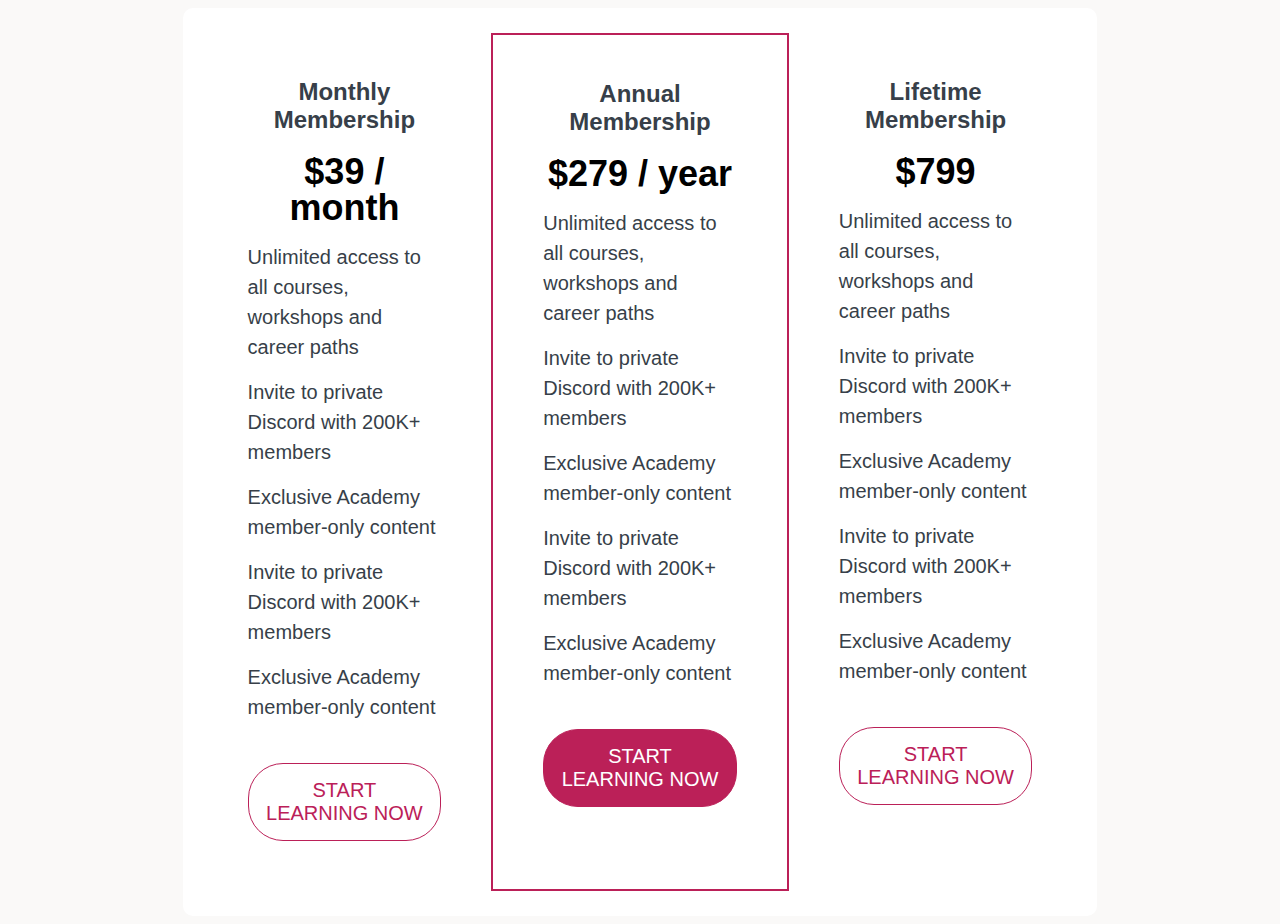
<file: Pricing Panel/index.html>
<!DOCTYPE html>
<html lang="en">

<head>
    <meta charset="UTF-8">
    <meta http-equiv="X-UA-Compatible" content="IE=edge">
    <meta name="viewport" content="width=device-width, initial-scale=1.0">
    <link rel="stylesheet" href="style.css">
    <title>Zero To Master</title>
</head>

<body>
    <!-- <h1>BECOME A WORLD CLASS DEVELOPER.</h1> 
    <h1>Join the zero to mastery academy.</h1> -->

    <div class="panel">
        <div class="pricing-plan">
            <h2 class="pricing-header">Monthly Membership</h2>
            <span class="pricing-price">$39 / month </span>
            <ul class="pricing-features">
                <li class="pricing-features-item">Unlimited access to all courses, workshops and career paths</li>
                <li class="pricing-features-item">Invite to private Discord with 200K+ members</li>
                <li class="pricing-features-item">Exclusive Academy member-only content</li>
                <li class="pricing-features-item">Invite to private Discord with 200K+ members</li>
                <li class="pricing-features-item">Exclusive Academy member-only content</li>
            </ul>
            <a href="#" class="pricing-button">Start Learning Now</a>
        </div>

        <div class="pricing-plan">
            <h2 class="pricing-header">Annual Membership</h2>
            <span class="pricing-price ">$279 / year </span>
            <ul class="pricing-features">
                <!-- <svg class="pricing-cardstyles__TickIcon-sc-s3qque-0 jjLvOL" width="18" height="13" viewBox="0 0 18 13" fill="none"><path d="M1 7.6L5.57143 12L17 1" stroke="black" stroke-width="2" stroke-linecap="round" stroke-linejoin="round"></path></svg> -->
                <li class="pricing-features-item">Unlimited access to all courses, workshops and career paths</li>
                <li class="pricing-features-item">Invite to private Discord with 200K+ members</li>
                <li class="pricing-features-item">Exclusive Academy member-only content</li>
                <li class="pricing-features-item">Invite to private Discord with 200K+ members</li>
                <li class="pricing-features-item">Exclusive Academy member-only content</li>
            </ul>
            <a href="#" class="pricing-button is-featured">Start Learning Now</a>

        </div>

        <div class="pricing-plan">
            <h2 class="pricing-header">Lifetime Membership</h2>
            <span class="pricing-price">$799  </span>
            <ul class="pricing-features">
                <li class="pricing-features-item">Unlimited access to all courses, workshops and career paths</li>
                <li class="pricing-features-item">Invite to private Discord with 200K+ members</li>
                <li class="pricing-features-item">Exclusive Academy member-only content</li>
                <li class="pricing-features-item">Invite to private Discord with 200K+ members</li>
                <li class="pricing-features-item">Exclusive Academy member-only content</li>
            </ul>
            <a href="#" class="pricing-button">Start Learning Now</a>

        </div>
    </div>
</body>

</html>
</file>
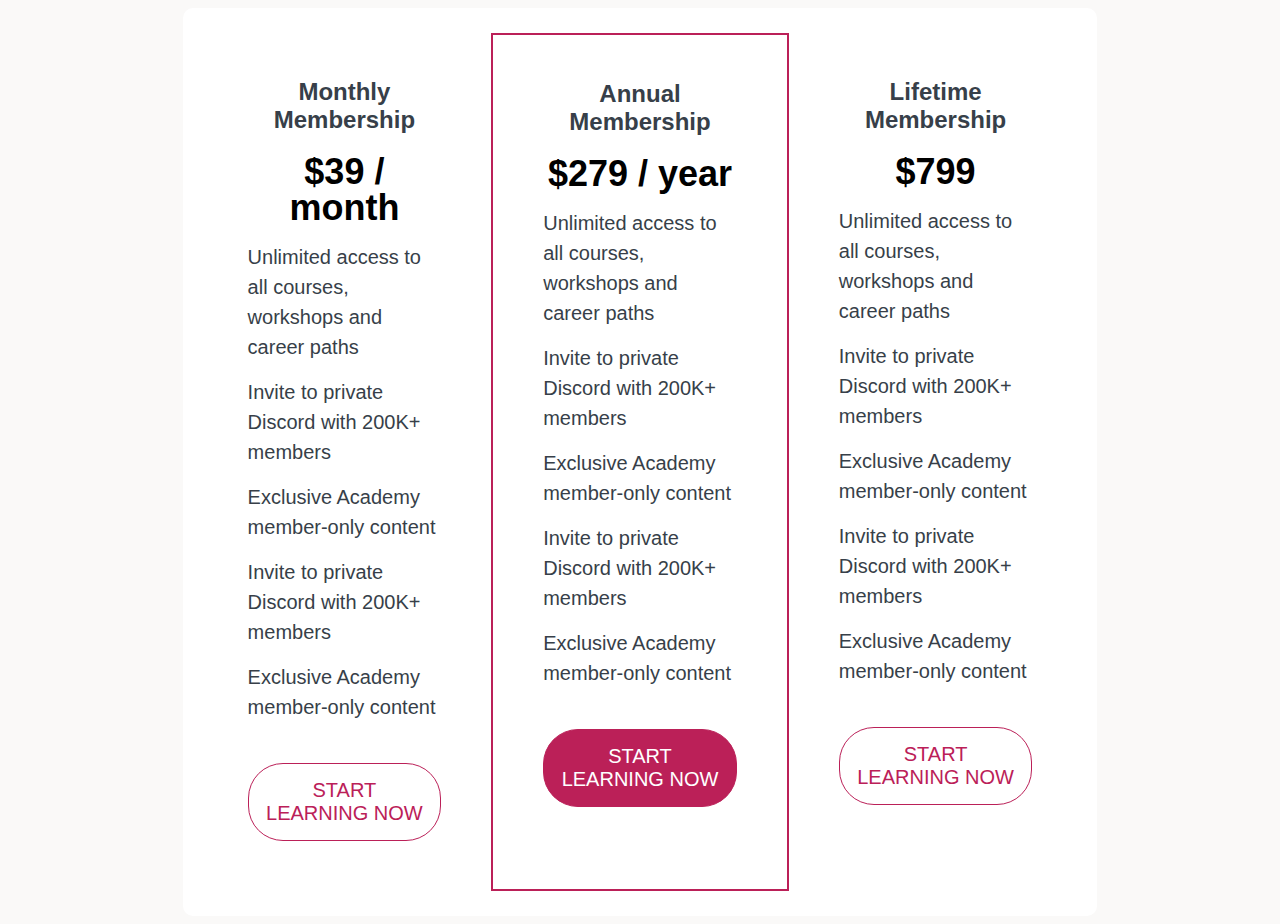
<file: Pricing Panel/practice.html>
<!DOCTYPE html>
<html lang="en">

<head>
    <meta charset="UTF-8">
    <meta http-equiv="X-UA-Compatible" content="IE=edge">
    <meta name="viewport" content="width=device-width, initial-scale=1.0">
    <link rel="stylesheet" href="practice.css">
    <title>Zero To Master</title>
</head>

<body>
    <!-- <h1>BECOME A WORLD CLASS DEVELOPER.</h1> 
    <h1>Join the zero to mastery academy.</h1> -->

    <div class="panel">
        <div class="pricing-plan">
            <h2 class="pricing-header">Monthly Membership</h2>
            <span class="pricing-price">$39 / month </span>
            <ul class="pricing-features">
                <li class="pricing-features-item">Unlimited access to all courses, workshops and career paths</li>
                <li class="pricing-features-item">Invite to private Discord with 200K+ members</li>
                <li class="pricing-features-item">Exclusive Academy member-only content</li>
                <li class="pricing-features-item">Invite to private Discord with 200K+ members</li>
                <li class="pricing-features-item">Exclusive Academy member-only content</li>
            </ul>
            <a href="#" class="pricing-button">Start Learning Now</a>
        </div>

        <div class="pricing-plan">
            <h2 class="pricing-header">Annual Membership</h2>
            <span class="pricing-price ">$279 / year </span>
            <ul class="pricing-features">
                <!-- <svg class="pricing-cardstyles__TickIcon-sc-s3qque-0 jjLvOL" width="18" height="13" viewBox="0 0 18 13" fill="none"><path d="M1 7.6L5.57143 12L17 1" stroke="black" stroke-width="2" stroke-linecap="round" stroke-linejoin="round"></path></svg> -->
                <li class="pricing-features-item">Unlimited access to all courses, workshops and career paths</li>
                <li class="pricing-features-item">Invite to private Discord with 200K+ members</li>
                <li class="pricing-features-item">Exclusive Academy member-only content</li>
                <li class="pricing-features-item">Invite to private Discord with 200K+ members</li>
                <li class="pricing-features-item">Exclusive Academy member-only content</li>
            </ul>
            <a href="#" class="pricing-button is-featured">Start Learning Now</a>

        </div>

        <div class="pricing-plan">
            <h2 class="pricing-header">Lifetime Membership</h2>
            <span class="pricing-price">$799  </span>
            <ul class="pricing-features">
                <li class="pricing-features-item">Unlimited access to all courses, workshops and career paths</li>
                <li class="pricing-features-item">Invite to private Discord with 200K+ members</li>
                <li class="pricing-features-item">Exclusive Academy member-only content</li>
                <li class="pricing-features-item">Invite to private Discord with 200K+ members</li>
                <li class="pricing-features-item">Exclusive Academy member-only content</li>
            </ul>
            <a href="#" class="pricing-button">Start Learning Now</a>

        </div>
    </div>
</body>

</html>
</file>
<file: Pricing Panel/style.css>
html {
    box-sizing: border-box;
    font-family: Barlow, sans-serif;
}
body {
    background-color: rgb(250, 249, 248);
    display: flex;
    justify-content: center;
    align-items: center;
    min-height: 100vh;

}

.panel {
    background-color: white;
    border-radius: 10px;
    padding:25px 15px;
    width: 100%;
    max-width: 70%;
    display: flex;
    justify-content: center;
    flex-direction: column;
    text-align: center;

}


.pricing-plan:nth-child(2) {
    border:2px solid rgb(187, 32, 88);
}

.pricing-header {
   color: rgb(55, 63, 73);
}

.pricing-price {
    line-height: 1;
    font-weight: 700;
    font-size: 36px;
}

.pricing-features {
    
    line-height: 30px;
    padding-left: 0px;
    text-align: left;
}

.pricing-features-item {
    display: flex;
    -moz-box-align: baseline;
    align-items: baseline;
    list-style: outside none none;
    font-size: 20px;
    line-height: 30px;
    margin-bottom: 15px;
    color: rgb(55, 63, 73);
}

/* .pricing-cardstyles__TickIcon-sc-s3qque-0{
    padding: 5px;
} */

.pricing-button {
    border: 1px solid rgb(187, 32, 88);
    border-radius: 35px;
    background-color: white;
    color:rgb(187, 32, 88); 
    display: inline-block;
    padding:15px ;
    text-decoration: none;
    margin:25px 0;
    transform: background-color 200ms ease-in-out;
    text-transform: uppercase;
    font-size: 20px;
}
.pricing-button:hover {
    background-color:rgb(187, 32, 88); 
    color: white; 
}

.is-featured{
    background-color: rgb(187, 32, 88);
    color: white;
    
}
.is-featured:hover {
    background-color:rgb(150, 32, 88);
    border-color: rgb(187, 32, 88);
}
h1 {
    font-family: Barlow, sans-serif;
    font-size: 36px;
    font-weight: 700;
    text-transform: uppercase;
}

@media (min-width:900px){
    .panel {
        flex-direction: row;
    }
    .pricing-plan {
        
        padding:25px 50px;
    }
    .pricing-plan:nth-child(2) {
        border:2px solid rgb(187, 32, 88);
    }
}
</file>
<file: Pricing Panel/practice.css>
html {
    box-sizing: border-box;
    font-family: Barlow, sans-serif;
}
body {
    background-color: rgb(250, 249, 248);
    display: flex;
    justify-content: center;
    align-items: center;
    min-height: 100vh;

}

.panel {
    background-color: white;
    border-radius: 10px;
    padding:25px 15px;
    width: 100%;
    max-width: 70%;
    display: flex;
    justify-content: center;
    flex-direction: column;
    text-align: center;

}


.pricing-plan:nth-child(2) {
    border:2px solid rgb(187, 32, 88);
}

.pricing-header {
   color: rgb(55, 63, 73);
}

.pricing-price {
    line-height: 1;
    font-weight: 700;
    font-size: 36px;
}

.pricing-features {
    
    line-height: 30px;
    padding-left: 0px;
    text-align: left;
}

.pricing-features-item {
    display: flex;
    -moz-box-align: baseline;
    align-items: baseline;
    list-style: outside none none;
    font-size: 20px;
    line-height: 30px;
    margin-bottom: 15px;
    color: rgb(55, 63, 73);
}

/* .pricing-cardstyles__TickIcon-sc-s3qque-0{
    padding: 5px;
} */

.pricing-button {
    border: 1px solid rgb(187, 32, 88);
    border-radius: 35px;
    background-color: white;
    color:rgb(187, 32, 88); 
    display: inline-block;
    padding:15px ;
    text-decoration: none;
    margin:25px 0;
    transform: background-color 200ms ease-in-out;
    text-transform: uppercase;
    font-size: 20px;
}
.pricing-button:hover {
    background-color:rgb(187, 32, 88); 
    color: white; 
}

.is-featured{
    background-color: rgb(187, 32, 88);
    color: white;
    
}
.is-featured:hover {
    background-color:rgb(150, 32, 88);
    border-color: rgb(187, 32, 88);
}
h1 {
    font-family: Barlow, sans-serif;
    font-size: 36px;
    font-weight: 700;
    text-transform: uppercase;
}

@media (min-width:900px){
    .panel {
        flex-direction: row;
    }
    .pricing-plan {
        
        padding:25px 50px;
    }
    .pricing-plan:nth-child(2) {
        border:2px solid rgb(187, 32, 88);
    }
}
</file>
